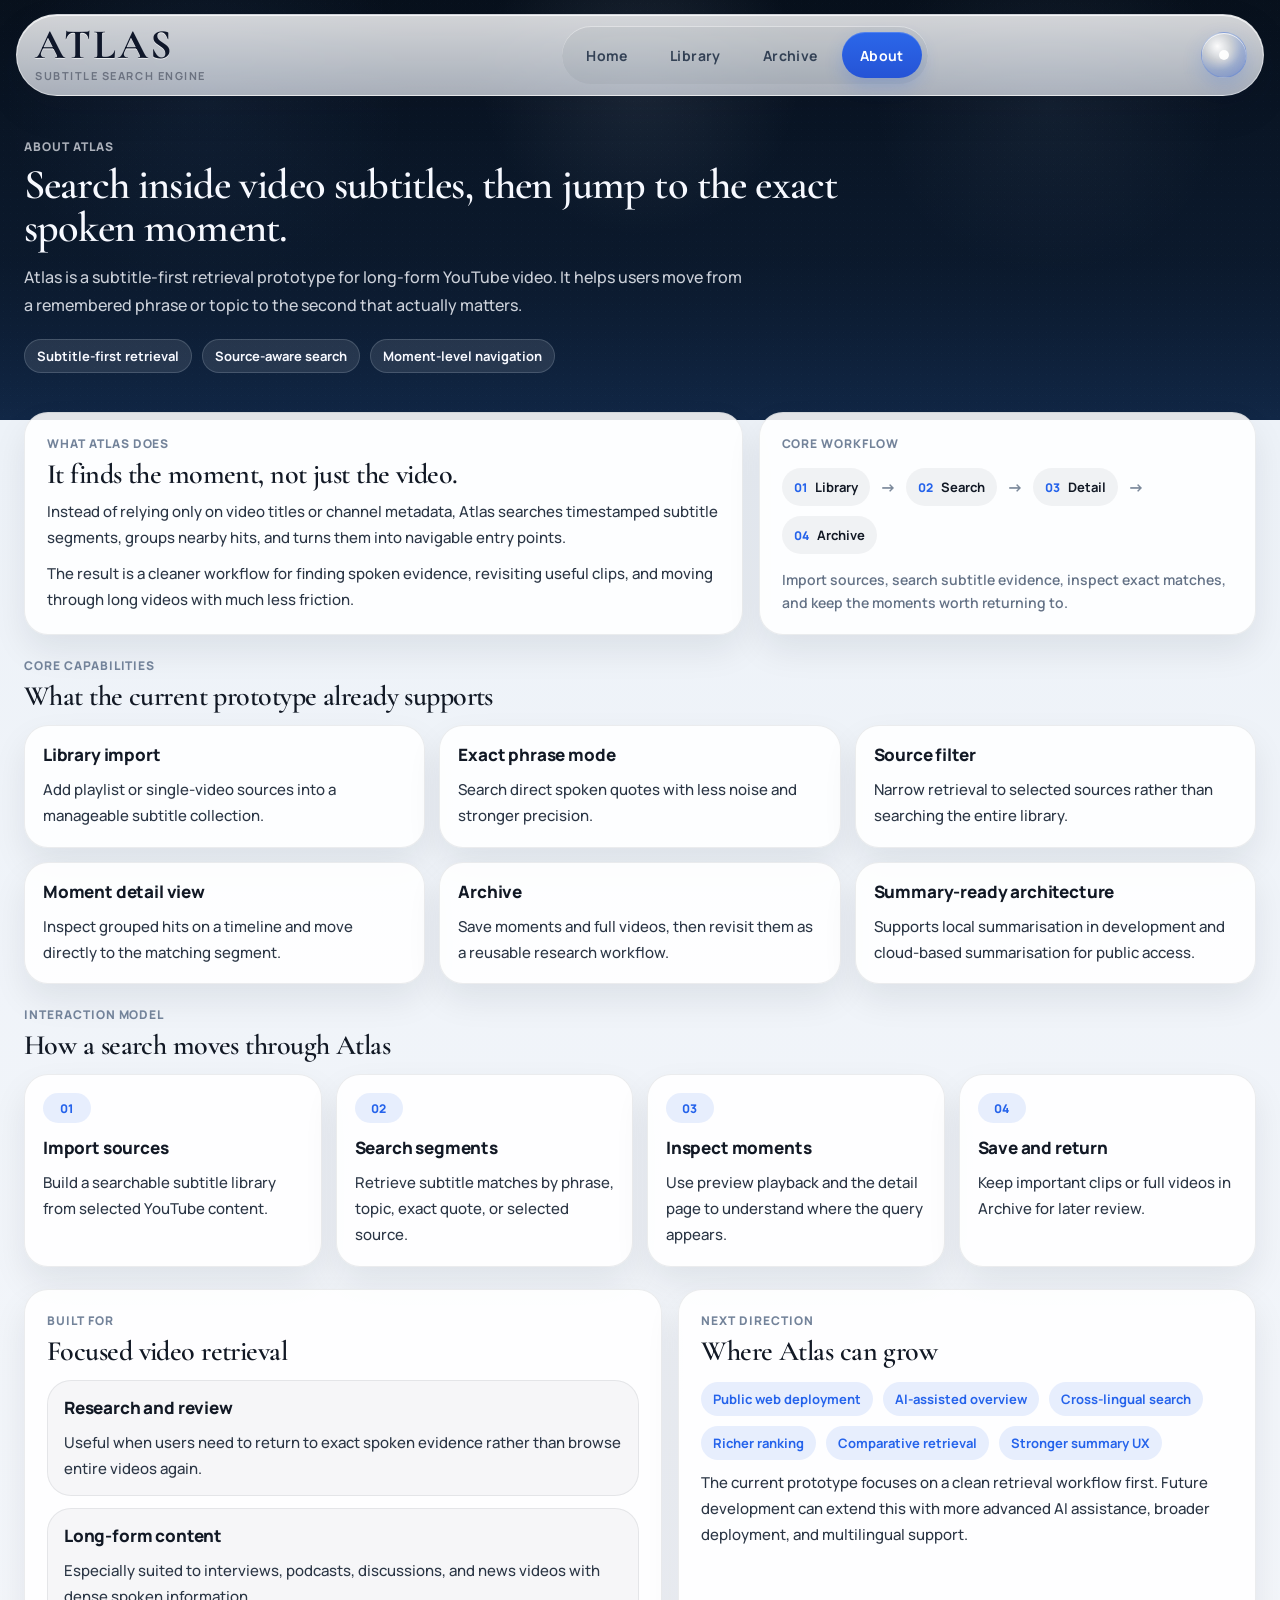
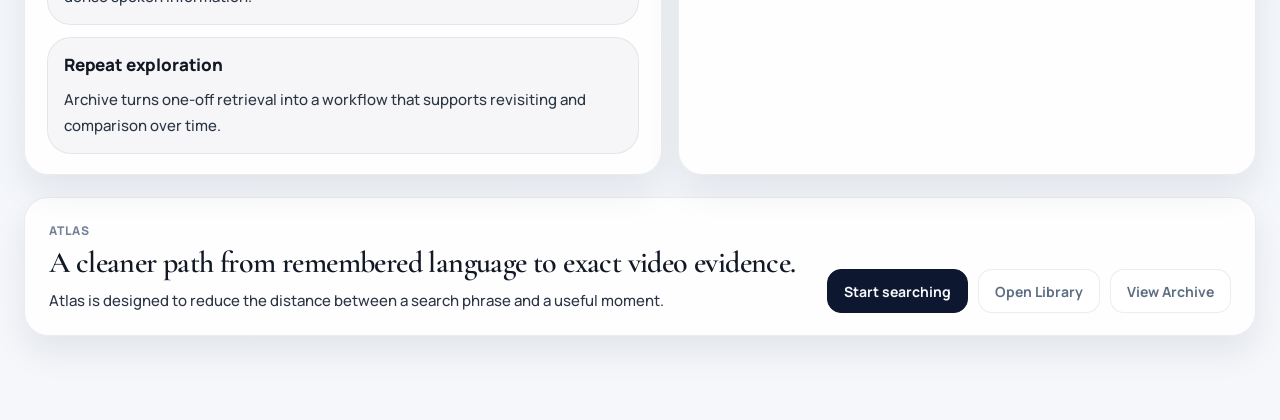
<file: templates/about.html>
<!DOCTYPE html>
<html lang="en">
<head>
  <meta charset="UTF-8" />
  <meta name="viewport" content="width=device-width, initial-scale=1.0" />
  <title>Atlas — About</title>

  <link rel="preconnect" href="https://fonts.googleapis.com" />
  <link rel="preconnect" href="https://fonts.gstatic.com" crossorigin />
  <link
    href="https://fonts.googleapis.com/css2?family=Cormorant+Garamond:wght@500;600;700&family=Manrope:wght@500;600;700;800&display=swap"
    rel="stylesheet"
  />

  <link rel="stylesheet" href="/static/css/base.css" />
  <link rel="stylesheet" href="/static/css/about.css" />
</head>
<body>
  <div class="about-page">
    <div class="about-bg" aria-hidden="true">
      <div class="about-bg-image"></div>
      <div class="about-bg-shade"></div>
      <div class="about-bg-grain"></div>
    </div>

    <header class="atlas-nav">
      <div class="atlas-nav-inner">
        <a href="/" class="atlas-nav-brand">
          <span class="atlas-nav-logo">ATLAS</span>
          <span class="atlas-nav-sub">Subtitle Search Engine</span>
        </a>

        <nav class="atlas-nav-menu" aria-label="Primary">
          <a href="/" class="atlas-nav-link">Home</a>
          <a href="/library" class="atlas-nav-link">Library</a>
          <a href="/archive" class="atlas-nav-link">Archive</a>
          <a href="/about" class="atlas-nav-link atlas-nav-link-active">About</a>
        </nav>

        <div class="atlas-nav-tools">
          <button type="button" class="atlas-nav-orb" aria-label="Ambient mode">
            <span class="atlas-nav-orb-core"></span>
          </button>
        </div>
      </div>
    </header>

    <main class="about-shell">
      <section class="about-hero">
        <p class="about-kicker">About Atlas</p>
        <h1 class="about-title">Search inside video subtitles, then jump to the exact spoken moment.</h1>
        <p class="about-subtitle">
          Atlas is a subtitle-first retrieval prototype for long-form YouTube video. It helps users
          move from a remembered phrase or topic to the second that actually matters.
        </p>

        <div class="about-proof-row">
          <div class="about-proof-pill">Subtitle-first retrieval</div>
          <div class="about-proof-pill">Source-aware search</div>
          <div class="about-proof-pill">Moment-level navigation</div>
        </div>
      </section>

      <section class="about-overview">
        <article class="overview-card overview-card-main">
          <p class="section-kicker">What Atlas does</p>
          <h2 class="section-title">It finds the moment, not just the video.</h2>
          <p class="overview-text">
            Instead of relying only on video titles or channel metadata, Atlas searches timestamped
            subtitle segments, groups nearby hits, and turns them into navigable entry points.
          </p>
          <p class="overview-text">
            The result is a cleaner workflow for finding spoken evidence, revisiting useful clips,
            and moving through long videos with much less friction.
          </p>
        </article>

        <article class="overview-card overview-card-flow">
          <p class="section-kicker">Core workflow</p>
          <div class="flow-mini">
            <div class="flow-mini-step">
              <span class="flow-mini-index">01</span>
              <span class="flow-mini-label">Library</span>
            </div>
            <div class="flow-mini-arrow">→</div>
            <div class="flow-mini-step">
              <span class="flow-mini-index">02</span>
              <span class="flow-mini-label">Search</span>
            </div>
            <div class="flow-mini-arrow">→</div>
            <div class="flow-mini-step">
              <span class="flow-mini-index">03</span>
              <span class="flow-mini-label">Detail</span>
            </div>
            <div class="flow-mini-arrow">→</div>
            <div class="flow-mini-step">
              <span class="flow-mini-index">04</span>
              <span class="flow-mini-label">Archive</span>
            </div>
          </div>

          <div class="overview-microcopy">
            Import sources, search subtitle evidence, inspect exact matches, and keep the moments
            worth returning to.
          </div>
        </article>
      </section>

      <section class="about-section">
        <div class="about-section-head">
          <p class="section-kicker">Core capabilities</p>
          <h2 class="section-title">What the current prototype already supports</h2>
        </div>

        <div class="capability-grid">
          <article class="capability-card">
            <h3 class="capability-title">Library import</h3>
            <p class="capability-text">
              Add playlist or single-video sources into a manageable subtitle collection.
            </p>
          </article>

          <article class="capability-card">
            <h3 class="capability-title">Exact phrase mode</h3>
            <p class="capability-text">
              Search direct spoken quotes with less noise and stronger precision.
            </p>
          </article>

          <article class="capability-card">
            <h3 class="capability-title">Source filter</h3>
            <p class="capability-text">
              Narrow retrieval to selected sources rather than searching the entire library.
            </p>
          </article>

          <article class="capability-card">
            <h3 class="capability-title">Moment detail view</h3>
            <p class="capability-text">
              Inspect grouped hits on a timeline and move directly to the matching segment.
            </p>
          </article>

          <article class="capability-card">
            <h3 class="capability-title">Archive</h3>
            <p class="capability-text">
              Save moments and full videos, then revisit them as a reusable research workflow.
            </p>
          </article>

          <article class="capability-card">
            <h3 class="capability-title">Summary-ready architecture</h3>
            <p class="capability-text">
              Supports local summarisation in development and cloud-based summarisation for public access.
            </p>
          </article>
        </div>
      </section>

      <section class="about-section">
        <div class="about-section-head">
          <p class="section-kicker">Interaction model</p>
          <h2 class="section-title">How a search moves through Atlas</h2>
        </div>

        <div class="timeline-row">
          <article class="timeline-card">
            <div class="timeline-index">01</div>
            <h3 class="timeline-title">Import sources</h3>
            <p class="timeline-text">Build a searchable subtitle library from selected YouTube content.</p>
          </article>

          <article class="timeline-card">
            <div class="timeline-index">02</div>
            <h3 class="timeline-title">Search segments</h3>
            <p class="timeline-text">Retrieve subtitle matches by phrase, topic, exact quote, or selected source.</p>
          </article>

          <article class="timeline-card">
            <div class="timeline-index">03</div>
            <h3 class="timeline-title">Inspect moments</h3>
            <p class="timeline-text">Use preview playback and the detail page to understand where the query appears.</p>
          </article>

          <article class="timeline-card">
            <div class="timeline-index">04</div>
            <h3 class="timeline-title">Save and return</h3>
            <p class="timeline-text">Keep important clips or full videos in Archive for later review.</p>
          </article>
        </div>
      </section>

      <section class="about-split">
        <article class="about-panel">
          <p class="section-kicker">Built for</p>
          <h2 class="section-title">Focused video retrieval</h2>

          <div class="use-grid">
            <div class="use-card">
              <h3 class="use-title">Research and review</h3>
              <p class="use-text">Useful when users need to return to exact spoken evidence rather than browse entire videos again.</p>
            </div>

            <div class="use-card">
              <h3 class="use-title">Long-form content</h3>
              <p class="use-text">Especially suited to interviews, podcasts, discussions, and news videos with dense spoken information.</p>
            </div>

            <div class="use-card">
              <h3 class="use-title">Repeat exploration</h3>
              <p class="use-text">Archive turns one-off retrieval into a workflow that supports revisiting and comparison over time.</p>
            </div>
          </div>
        </article>

        <article class="about-panel">
          <p class="section-kicker">Next direction</p>
          <h2 class="section-title">Where Atlas can grow</h2>

          <div class="future-tags">
            <span class="future-tag">Public web deployment</span>
            <span class="future-tag">AI-assisted overview</span>
            <span class="future-tag">Cross-lingual search</span>
            <span class="future-tag">Richer ranking</span>
            <span class="future-tag">Comparative retrieval</span>
            <span class="future-tag">Stronger summary UX</span>
          </div>

          <p class="about-panel-text">
            The current prototype focuses on a clean retrieval workflow first. Future development can
            extend this with more advanced AI assistance, broader deployment, and multilingual support.
          </p>
        </article>
      </section>

      <section class="about-endcap">
        <div class="about-endcap-copy">
          <p class="section-kicker">Atlas</p>
          <h2 class="about-endcap-title">A cleaner path from remembered language to exact video evidence.</h2>
          <p class="about-endcap-text">
            Atlas is designed to reduce the distance between a search phrase and a useful moment.
          </p>
        </div>

        <div class="about-endcap-actions">
          <a href="/" class="about-cta primary">Start searching</a>
          <a href="/library" class="about-cta">Open Library</a>
          <a href="/archive" class="about-cta">View Archive</a>
        </div>
      </section>
    </main>
  </div>
</body>
</html>
</file>
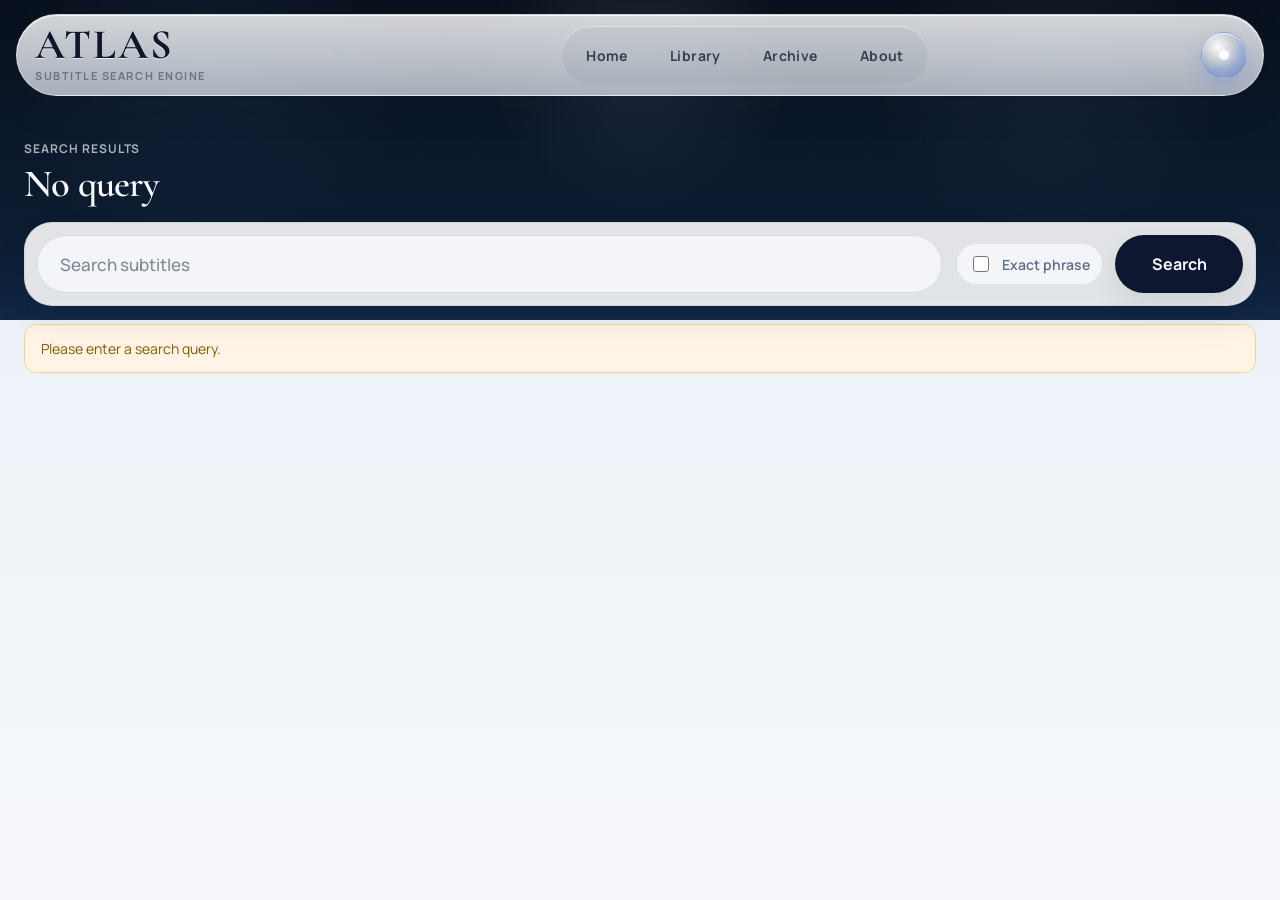
<file: templates/results.html>
<!DOCTYPE html>
<html lang="en">
<head>
  <meta charset="UTF-8" />
  <meta name="viewport" content="width=device-width, initial-scale=1.0" />
  <title>Atlas — Results</title>

  <link rel="preconnect" href="https://fonts.googleapis.com" />
  <link rel="preconnect" href="https://fonts.gstatic.com" crossorigin />
  <link
    href="https://fonts.googleapis.com/css2?family=Cormorant+Garamond:wght@500;600;700&family=Manrope:wght@500;600;700&display=swap"
    rel="stylesheet"
  />

  <link rel="stylesheet" href="/static/css/base.css" />
  <link rel="stylesheet" href="/static/css/results.css" />
</head>
<body>
  <div class="results-page">
    <div class="results-bg" aria-hidden="true">
      <div class="results-bg-image"></div>
      <div class="results-bg-shade"></div>
      <div class="results-bg-grain"></div>
    </div>

    <header class="atlas-nav">
      <div class="atlas-nav-inner">
        <a href="/" class="atlas-nav-brand">
          <span class="atlas-nav-logo">ATLAS</span>
          <span class="atlas-nav-sub">Subtitle Search Engine</span>
        </a>

        <nav class="atlas-nav-menu" aria-label="Primary">
          <a href="/" class="atlas-nav-link">Home</a>
          <a href="/library" class="atlas-nav-link">Library</a>
          <a href="/archive" class="atlas-nav-link">Archive</a>
          <a href="/about" class="atlas-nav-link">About</a>
        </nav>

        <div class="atlas-nav-tools">
          <button type="button" class="atlas-nav-orb" aria-label="Ambient mode">
            <span class="atlas-nav-orb-core"></span>
          </button>
        </div>
      </div>
    </header>

    <main class="results-shell">
      <section class="results-head">
        <div class="results-head-copy">
          <p class="results-kicker">Search results</p>
          <h1 id="results-title" class="results-title">Loading results...</h1>
          <div id="results-meta" class="results-meta"></div>
        </div>
      </section>

      <section class="results-toolbar-wrap">
        <form id="results-search-form" class="results-toolbar">
          <div class="results-toolbar-main">
            <input
              id="results-search-input"
              class="search-input compact"
              type="text"
              placeholder="Search subtitles"
              autocomplete="off"
            />
          </div>

          <div class="results-toolbar-actions">
            <label class="exact-toggle exact-toggle-toolbar">
              <input id="exact-search-toggle" type="checkbox" />
              <span>Exact phrase</span>
            </label>

            <button class="search-button compact" type="submit">Search</button>
          </div>
        </form>
      </section>

      <div id="message-box" class="message-box hidden"></div>

      <nav id="pagination-top" class="pagination pagination-top"></nav>
      <section id="results-grid" class="results-grid"></section>
      <nav id="pagination" class="pagination"></nav>
    </main>
  </div>

  <script src="https://www.youtube.com/iframe_api"></script>
  <script src="/static/js/results.js"></script>
</body>
</html>
</file>
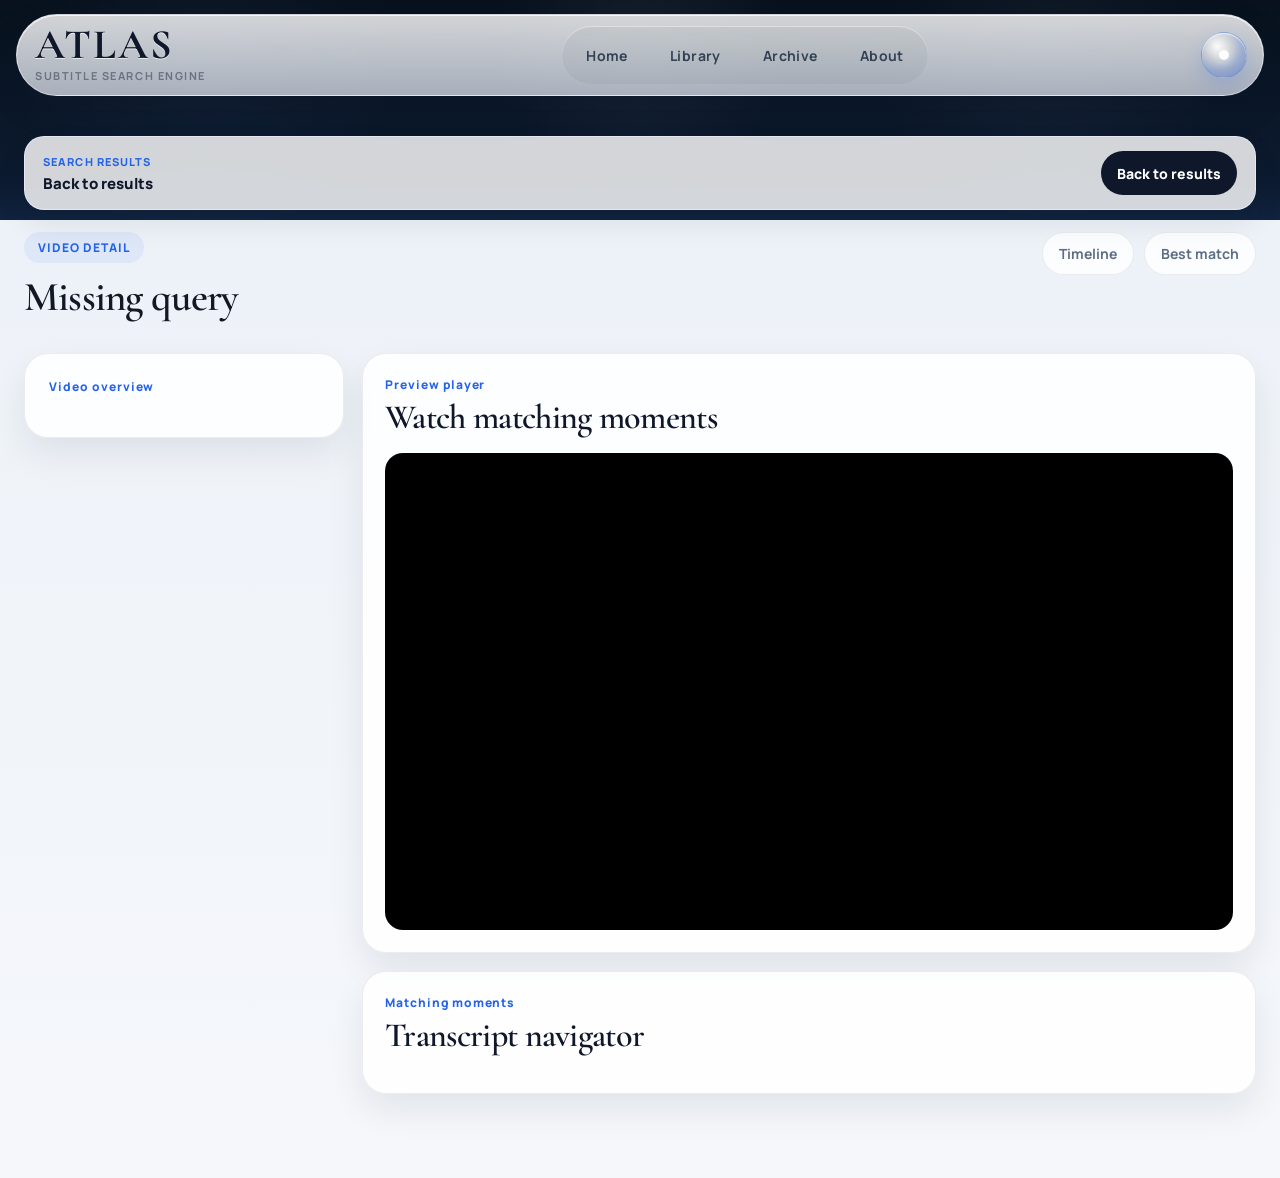
<file: templates/video_detail.html>
<!DOCTYPE html>
<html lang="en">
<head>
  <meta charset="UTF-8" />
  <meta name="viewport" content="width=device-width, initial-scale=1.0" />
  <title>Atlas — Video Detail</title>

  <link rel="preconnect" href="https://fonts.googleapis.com" />
  <link rel="preconnect" href="https://fonts.gstatic.com" crossorigin />
  <link
    href="https://fonts.googleapis.com/css2?family=Cormorant+Garamond:wght@500;600;700&family=Manrope:wght@500;600;700&display=swap"
    rel="stylesheet"
  />

  <link rel="stylesheet" href="/static/css/base.css" />
  <link rel="stylesheet" href="/static/css/video_detail.css" />
</head>
<body>
  <div class="detail-page">
    <div class="detail-bg" aria-hidden="true">
      <div class="detail-bg-image"></div>
      <div class="detail-bg-shade"></div>
      <div class="detail-bg-grain"></div>
    </div>

    <header class="atlas-nav">
      <div class="atlas-nav-inner">
        <a href="/" class="atlas-nav-brand">
          <span class="atlas-nav-logo">ATLAS</span>
          <span class="atlas-nav-sub">Subtitle Search Engine</span>
        </a>

        <nav class="atlas-nav-menu" aria-label="Primary">
          <a href="/" class="atlas-nav-link">Home</a>
          <a href="/library" class="atlas-nav-link">Library</a>
          <a href="/archive" class="atlas-nav-link">Archive</a>
          <a href="/about" class="atlas-nav-link">About</a>
        </nav>

        <div class="atlas-nav-tools">
          <button type="button" class="atlas-nav-orb" aria-label="Ambient mode">
            <span class="atlas-nav-orb-core"></span>
          </button>
        </div>
      </div>
    </header>

    <main class="detail-shell">
      <section id="results-return-bar" class="results-return-bar">
        <div class="results-return-inner">
          <div class="results-return-copy">
            <div class="results-return-label">SEARCH RESULTS</div>
            <div id="results-return-text" class="results-return-text">Back to results</div>
          </div>

          <a id="back-to-results-sticky" class="results-return-btn" href="/results">
            Back to results
          </a>
        </div>
      </section>

      <section class="detail-hero">
        <div class="detail-hero-top">
          <div class="detail-hero-copy">
            <div class="detail-badge">VIDEO DETAIL</div>
            <h1 id="video-detail-title" class="detail-title">Loading video...</h1>
            <div id="video-detail-meta" class="detail-meta"></div>
          </div>

          <div class="detail-controls">
            <div class="detail-sort-wrap">
              <button id="sort-timeline" type="button" class="sort-chip">Timeline</button>
              <button id="sort-best" type="button" class="sort-chip">Best match</button>
            </div>
          </div>
        </div>

        <div class="detail-grid">
          <aside class="detail-sidebar-card">
            <div class="sidebar-label">Video overview</div>
            <div id="video-info"></div>
          </aside>

          <section class="detail-main-column">
            <section id="detail-player-card" class="detail-player-card">
              <div class="panel-header">
                <div>
                  <div class="panel-label">Preview player</div>
                  <div class="panel-title">Watch matching moments</div>
                </div>
                <div id="player-time-label" class="panel-count"></div>
              </div>

              <div id="player-shell" class="player-shell">
                <div id="detail-player" class="detail-player"></div>
              </div>
            </section>

            <section class="detail-main-card">
              <div class="panel-header">
                <div>
                  <div class="panel-label">Matching moments</div>
                  <div class="panel-title">Transcript navigator</div>
                </div>
                <div id="cluster-count-label" class="panel-count"></div>
              </div>

              <div id="video-clusters" class="cluster-list"></div>
            </section>
          </section>
        </div>
      </section>
    </main>
  </div>

  <script>
    window.__VIDEO_ID__ = "{{ video_id }}";
  </script>
  <script src="/static/js/video_detail.js"></script>
</body>
</html>
</file>
<file: static/css/base.css>
:root {
  --bg: #f5f7fb;
  --text: #111827;
  --muted: #667085;

  --panel: rgba(255, 255, 255, 0.82);
  --panel-strong: #ffffff;

  --line: #e5e7eb;
  --line-strong: #d0d5dd;

  --accent: #2563eb;
  --accent-soft: rgba(37, 99, 235, 0.08);

  --shadow: 0 10px 30px rgba(17, 24, 39, 0.08);

  --radius-lg: 24px;
  --radius-md: 18px;
  --radius-sm: 12px;

  --max-width: 1240px;
}

*,
*::before,
*::after {
  box-sizing: border-box;
}

html {
  width: 100%;
  min-height: 100%;
  margin: 0 !important;
  padding: 0 !important;
  overflow-x: hidden;
  background: #08111d;
}

body {
  width: 100%;
  min-height: 100vh;
  margin: 0 !important;
  padding: 0 !important;
  overflow-x: hidden;
  background: var(--bg);
  color: var(--text);
  font-family: "Manrope", ui-sans-serif, system-ui, -apple-system, BlinkMacSystemFont, "Segoe UI", sans-serif;
}

a {
  color: inherit;
  text-decoration: none;
}

button,
input,
select,
textarea {
  font: inherit;
}

img,
picture,
video,
canvas,
svg {
  display: block;
  max-width: 100%;
}

button {
  border: 0;
  background: none;
  padding: 0;
}

.hidden {
  display: none !important;
}

.atlas-nav {
  position: relative;
  z-index: 30;
  width: 100%;
  padding: 14px 0 0;
}

.atlas-nav-inner {
  width: min(1320px, calc(100vw - 32px));
  margin: 0 auto;
  min-height: 82px;
  padding: 10px 16px 10px 18px;
  display: grid;
  grid-template-columns: 280px 1fr 72px;
  align-items: center;
  gap: 18px;

  border-radius: 999px;
  border: 1px solid rgba(255, 255, 255, 0.42);

  background:
    linear-gradient(
      180deg,
      rgba(255, 255, 255, 0.82) 0%,
      rgba(245, 248, 255, 0.68) 100%
    );
  box-shadow:
    0 14px 36px rgba(15, 23, 42, 0.1),
    inset 0 1px 0 rgba(255, 255, 255, 0.78);

  backdrop-filter: blur(16px) saturate(135%);
  -webkit-backdrop-filter: blur(16px) saturate(135%);
}

.atlas-nav-brand {
  min-width: 0;
  display: flex;
  flex-direction: column;
  justify-content: center;
  text-decoration: none;
}

.atlas-nav-logo {
  color: #0f172a;
  font-family: "Cormorant Garamond", serif;
  font-size: 42px;
  line-height: 0.88;
  font-weight: 700;
  letter-spacing: 0.05em;
  text-shadow: 0 1px 0 rgba(255, 255, 255, 0.7);
}

.atlas-nav-sub {
  margin-top: 4px;
  color: #6b7280;
  font-size: 11px;
  font-weight: 700;
  letter-spacing: 0.14em;
  text-transform: uppercase;
}

.atlas-nav-menu {
  justify-self: center;
  display: inline-flex;
  align-items: center;
  justify-content: center;
  gap: 6px;
  padding: 6px;
  min-width: 0;

  border-radius: 999px;
  background: rgba(15, 23, 42, 0.045);
  box-shadow: inset 0 1px 0 rgba(255, 255, 255, 0.45);
}

.atlas-nav-link {
  position: relative;
  display: inline-flex;
  align-items: center;
  justify-content: center;
  min-height: 46px;
  padding: 0 18px;
  border-radius: 999px;

  color: #334155;
  font-size: 14px;
  font-weight: 700;
  letter-spacing: 0.03em;
  text-decoration: none;

  transition:
    color 0.18s ease,
    background 0.18s ease,
    transform 0.18s ease,
    box-shadow 0.18s ease;
}

.atlas-nav-link:hover {
  color: #1d4ed8;
  background: rgba(37, 99, 235, 0.08);
  transform: translateY(-1px);
}

.atlas-nav-link-active {
  color: #ffffff;
  background:
    linear-gradient(180deg, rgba(37, 99, 235, 0.96), rgba(29, 78, 216, 0.94));
  box-shadow:
    0 8px 18px rgba(37, 99, 235, 0.22),
    inset 0 1px 0 rgba(255, 255, 255, 0.18);
}

.atlas-nav-tools {
  display: flex;
  justify-content: flex-end;
  align-items: center;
}

.atlas-nav-orb {
  position: relative;
  width: 46px;
  height: 46px;
  border: 1px solid rgba(37, 99, 235, 0.18);
  border-radius: 50%;
  cursor: pointer;

  background:
    radial-gradient(circle at 35% 30%, rgba(255,255,255,0.95), rgba(255,255,255,0.18) 32%, rgba(37,99,235,0.2) 58%, rgba(29,78,216,0.38) 100%);
  box-shadow:
    0 8px 20px rgba(37, 99, 235, 0.18),
    inset 0 1px 0 rgba(255,255,255,0.75);

  transition: transform 0.18s ease, filter 0.18s ease, box-shadow 0.18s ease;
}

.atlas-nav-orb:hover {
  transform: translateY(-1px) scale(1.03);
  filter: brightness(1.04);
  box-shadow:
    0 12px 26px rgba(37, 99, 235, 0.24),
    inset 0 1px 0 rgba(255,255,255,0.8);
}

.atlas-nav-orb-core {
  position: absolute;
  inset: 50% auto auto 50%;
  width: 10px;
  height: 10px;
  border-radius: 50%;
  transform: translate(-50%, -50%);
  background: rgba(255,255,255,0.95);
  box-shadow: 0 0 12px rgba(255,255,255,0.95);
}

@media (max-width: 980px) {
  .atlas-nav-inner {
    grid-template-columns: 1fr;
    gap: 12px;
    border-radius: 28px;
    padding: 14px;
  }

  .atlas-nav-brand {
    align-items: center;
    text-align: center;
  }

  .atlas-nav-menu {
    flex-wrap: wrap;
  }

  .atlas-nav-tools {
    display: none;
  }
}
</file>
<file: static/css/about.css>
.about-page {
  position: relative;
  min-height: 100vh;
  overflow-x: hidden;
  background:
    linear-gradient(180deg, #08111d 0%, #112746 420px, #edf2f8 420px, #f5f7fb 100%);
}

.about-page ::selection {
  background: rgba(13, 24, 48, 0.72);
  color: #ffffff;
}

.about-page ::-moz-selection {
  background: rgba(13, 24, 48, 0.72);
  color: #ffffff;
}

.about-bg {
  position: absolute;
  inset: 0;
  pointer-events: none;
}

.about-bg-image,
.about-bg-shade,
.about-bg-grain {
  position: absolute;
  inset: 0;
}

.about-bg-image {
  height: 420px;
  background:
    radial-gradient(circle at 50% 18%, rgba(208, 226, 255, 0.12), transparent 22%),
    radial-gradient(circle at 16% 22%, rgba(119, 170, 255, 0.08), transparent 18%),
    radial-gradient(circle at 82% 24%, rgba(182, 211, 255, 0.08), transparent 16%);
}

.about-bg-shade {
  height: 420px;
  background:
    linear-gradient(180deg, rgba(6, 14, 24, 0.14) 0%, rgba(6, 14, 24, 0.34) 260px, rgba(6, 14, 24, 0) 420px);
}

.about-bg-grain {
  height: 420px;
  opacity: 0.08;
  background-image: radial-gradient(rgba(255, 255, 255, 0.88) 0.6px, transparent 0.6px);
  background-size: 7px 7px;
  mix-blend-mode: soft-light;
}

.about-shell {
  position: relative;
  z-index: 2;
  width: min(1240px, calc(100% - 48px));
  margin: 0 auto;
  padding: 24px 0 84px;
}

.about-hero {
  max-width: 920px;
  margin: 18px 0 34px;
  min-height: 240px;
}

.about-kicker,
.section-kicker {
  margin: 0 0 8px;
  font-family: "Manrope", sans-serif;
  font-size: 12px;
  font-weight: 800;
  text-transform: uppercase;
  letter-spacing: 0.08em;
}

.about-kicker {
  color: rgba(247, 249, 255, 0.68);
}

.section-kicker {
  color: #73839a;
}

.about-title {
  margin: 0;
  color: #f7f9ff;
  font-family: "Cormorant Garamond", serif;
  font-size: clamp(30px, 3.3vw, 48px);
  line-height: 1.02;
  font-weight: 600;
  letter-spacing: -0.02em;
  max-width: 940px;
}

.about-subtitle {
  max-width: 720px;
  margin: 14px 0 0;
  color: rgba(247, 249, 255, 0.82);
  font-family: "Manrope", sans-serif;
  font-size: 16px;
  line-height: 1.75;
  font-weight: 500;
}

.about-proof-row {
  display: flex;
  gap: 10px;
  flex-wrap: wrap;
  margin-top: 20px;
}

.about-proof-pill {
  display: inline-flex;
  align-items: center;
  min-height: 34px;
  padding: 0 12px;
  border-radius: 999px;
  border: 1px solid rgba(229, 238, 255, 0.16);
  background: rgba(255, 255, 255, 0.10);
  color: #f7f9ff;
  font-family: "Manrope", sans-serif;
  font-size: 13px;
  font-weight: 700;
}

.about-overview {
  display: grid;
  grid-template-columns: 1.3fr 0.9fr;
  gap: 16px;
  margin-top: 10px;
}

.overview-card,
.capability-card,
.timeline-card,
.about-panel,
.about-endcap,
.use-card {
  background: rgba(255, 255, 255, 0.88);
  border: 1px solid rgba(18, 25, 37, 0.08);
  border-radius: 24px;
  box-shadow: 0 16px 34px rgba(17, 25, 37, 0.08);
}

.overview-card,
.about-panel {
  padding: 22px 22px 20px;
}

.section-title {
  margin: 0;
  color: #121925;
  font-family: "Cormorant Garamond", serif;
  font-size: 28px;
  line-height: 1.04;
  font-weight: 600;
  letter-spacing: -0.02em;
}

.overview-text,
.about-panel-text,
.use-text,
.capability-text,
.timeline-text,
.about-endcap-text {
  margin: 10px 0 0;
  color: #2b3645;
  font-family: "Manrope", sans-serif;
  font-size: 15px;
  line-height: 1.72;
  font-weight: 500;
}

.flow-mini {
  display: flex;
  align-items: center;
  gap: 10px;
  flex-wrap: wrap;
  margin-top: 16px;
}

.flow-mini-step {
  display: inline-flex;
  align-items: center;
  gap: 8px;
  min-height: 38px;
  padding: 0 12px;
  border-radius: 999px;
  background: rgba(15, 23, 42, 0.05);
  color: #121925;
  font-family: "Manrope", sans-serif;
}

.flow-mini-index {
  color: #2563eb;
  font-size: 12px;
  font-weight: 800;
}

.flow-mini-label {
  font-size: 13px;
  font-weight: 700;
}

.flow-mini-arrow {
  color: #7b899b;
  font-size: 16px;
  font-weight: 800;
}

.overview-microcopy {
  margin-top: 14px;
  color: #647286;
  font-family: "Manrope", sans-serif;
  font-size: 14px;
  line-height: 1.65;
  font-weight: 600;
}

.about-section {
  margin-top: 22px;
}

.about-section-head {
  margin-bottom: 14px;
}

.capability-grid {
  display: grid;
  grid-template-columns: repeat(3, minmax(0, 1fr));
  gap: 14px;
}

.capability-card {
  padding: 18px;
}

.capability-title,
.timeline-title,
.use-title {
  margin: 0;
  color: #121925;
  font-family: "Manrope", sans-serif;
  font-size: 17px;
  line-height: 1.35;
  font-weight: 800;
  letter-spacing: -0.01em;
}

.timeline-row {
  display: grid;
  grid-template-columns: repeat(4, minmax(0, 1fr));
  gap: 14px;
}

.timeline-card {
  padding: 18px;
}

.timeline-index {
  display: inline-flex;
  align-items: center;
  justify-content: center;
  min-width: 48px;
  height: 30px;
  padding: 0 10px;
  border-radius: 999px;
  background: rgba(37, 99, 235, 0.10);
  color: #2563eb;
  font-family: "Manrope", sans-serif;
  font-size: 12px;
  font-weight: 800;
  letter-spacing: 0.04em;
  margin-bottom: 14px;
}

.about-split {
  display: grid;
  grid-template-columns: 1.05fr 0.95fr;
  gap: 16px;
  margin-top: 22px;
}

.use-grid {
  display: grid;
  gap: 12px;
  margin-top: 14px;
}

.use-card {
  padding: 16px 16px 14px;
  background: rgba(15, 23, 42, 0.03);
  box-shadow: none;
}

.future-tags {
  display: flex;
  gap: 10px;
  flex-wrap: wrap;
  margin-top: 16px;
}

.future-tag {
  display: inline-flex;
  align-items: center;
  min-height: 34px;
  padding: 0 12px;
  border-radius: 999px;
  background: rgba(37, 99, 235, 0.10);
  color: #2563eb;
  font-family: "Manrope", sans-serif;
  font-size: 13px;
  font-weight: 700;
}

.about-endcap {
  display: flex;
  justify-content: space-between;
  align-items: end;
  gap: 18px;
  margin-top: 22px;
  padding: 24px 24px 22px;
}

.about-endcap-copy {
  max-width: 760px;
}

.about-endcap-title {
  margin: 0;
  color: #121925;
  font-family: "Cormorant Garamond", serif;
  font-size: 30px;
  line-height: 1.04;
  font-weight: 600;
  letter-spacing: -0.02em;
}

.about-endcap-actions {
  display: flex;
  gap: 10px;
  flex-wrap: wrap;
  justify-content: flex-end;
}

.about-cta {
  display: inline-flex;
  align-items: center;
  justify-content: center;
  min-height: 44px;
  padding: 0 16px;
  border-radius: 14px;
  border: 1px solid rgba(19, 30, 44, 0.08);
  background: #fff;
  color: #5d6d83;
  font-family: "Manrope", sans-serif;
  font-size: 14px;
  font-weight: 700;
  text-decoration: none;
  transition: border-color 0.16s ease, background 0.16s ease, transform 0.12s ease;
}

.about-cta:hover {
  border-color: rgba(37, 99, 235, 0.18);
  background: #fcfdff;
  transform: translateY(-1px);
}

.about-cta.primary {
  background: #0d1830;
  border-color: #0d1830;
  color: #f7f9ff;
}

.about-cta.primary:hover {
  background: #152340;
  border-color: #152340;
}

@media (max-width: 1120px) {
  .about-overview,
  .about-split,
  .capability-grid,
  .timeline-row {
    grid-template-columns: repeat(2, minmax(0, 1fr));
  }

  .about-endcap {
    flex-direction: column;
    align-items: flex-start;
  }

  .about-endcap-actions {
    justify-content: flex-start;
  }
}

@media (max-width: 860px) {
  .about-shell {
    width: min(100% - 24px, 1240px);
  }
}

@media (max-width: 720px) {
  .about-title {
    font-size: clamp(34px, 10vw, 52px);
  }

  .section-title,
  .about-endcap-title {
    font-size: 26px;
  }

  .about-overview,
  .about-split,
  .capability-grid,
  .timeline-row {
    grid-template-columns: 1fr;
  }

  .overview-card,
  .about-panel,
  .capability-card,
  .timeline-card,
  .about-endcap {
    padding: 18px;
  }
}
</file>
<file: static/css/results.css>
:root {
  --card-gap: 18px;
}

.results-page {
  position: relative;
  min-height: 100vh;
  overflow-x: hidden;
  background:
    linear-gradient(180deg, #08111d 0%, #112746 320px, #edf2f8 320px, #f5f7fb 100%);
}

.results-bg {
  position: absolute;
  inset: 0;
  pointer-events: none;
}

.results-bg-image,
.results-bg-shade,
.results-bg-grain {
  position: absolute;
  inset: 0;
}

.results-bg-image {
  height: 320px;
  background:
    radial-gradient(circle at 50% 18%, rgba(208, 226, 255, 0.12), transparent 22%),
    radial-gradient(circle at 16% 22%, rgba(119, 170, 255, 0.08), transparent 18%),
    radial-gradient(circle at 82% 24%, rgba(182, 211, 255, 0.08), transparent 16%);
}

.results-bg-shade {
  height: 320px;
  background:
    linear-gradient(180deg, rgba(6, 14, 24, 0.10) 0%, rgba(6, 14, 24, 0.30) 220px, rgba(6, 14, 24, 0) 320px);
}

.results-bg-grain {
  height: 320px;
  opacity: 0.08;
  background-image: radial-gradient(rgba(255, 255, 255, 0.88) 0.6px, transparent 0.6px);
  background-size: 7px 7px;
  mix-blend-mode: soft-light;
}

.results-shell {
  position: relative;
  z-index: 2;
  width: min(1240px, calc(100% - 48px));
  margin: 0 auto;
  padding: 22px 0 80px;
}

.results-head {
  margin: 22px 0 18px;
}

.results-head-copy {
  min-width: 0;
  max-width: 860px;
}

.results-kicker {
  margin: 0 0 8px;
  color: rgba(247, 249, 255, 0.68);
  font-size: 12px;
  font-weight: 700;
  text-transform: uppercase;
  letter-spacing: 0.08em;
}

.results-title {
  margin: 0;
  color: #f7f9ff;
  font-family: "Cormorant Garamond", serif;
  font-size: clamp(28px, 3vw, 44px);
  line-height: 1.02;
  letter-spacing: -0.02em;
  font-weight: 600;
  max-width: 100%;
  word-break: break-word;
}

.results-meta {
  margin-top: 8px;
  color: rgba(247, 249, 255, 0.78);
  font-size: 15px;
  font-weight: 500;
  white-space: normal;
}

.results-toolbar-wrap {
  position: relative;
  z-index: 3;
  margin: 0 0 18px;
}

.results-toolbar {
  display: grid;
  grid-template-columns: minmax(0, 1fr) auto;
  align-items: center;
  gap: 14px;
  min-height: 82px;
  padding: 12px;
  border-radius: 28px;
  background: rgba(255, 255, 255, 0.88);
  border: 1px solid rgba(18, 25, 37, 0.08);
  box-shadow: 0 16px 34px rgba(17, 25, 37, 0.08);
  backdrop-filter: blur(10px);
  -webkit-backdrop-filter: blur(10px);
}

.results-toolbar-main {
  min-width: 0;
}

.results-toolbar-actions {
  display: flex;
  align-items: center;
  justify-content: flex-end;
  gap: 12px;
  flex-wrap: wrap;
}

.search-input.compact {
  width: 100%;
  min-width: 0;
  min-height: 58px;
  padding: 0 22px;
  border-radius: 999px;
  border: 1px solid rgba(18, 25, 37, 0.10);
  background: rgba(245, 247, 251, 0.92);
  color: #121925;
  font-size: 17px;
  font-weight: 500;
  outline: none;
  transition: border-color 0.18s ease, box-shadow 0.18s ease, background 0.18s ease;
}

.search-input.compact::placeholder {
  color: #7e8794;
}

.search-input.compact:focus {
  border-color: rgba(37, 99, 235, 0.22);
  box-shadow: 0 0 0 4px rgba(37, 99, 235, 0.08);
  background: #fff;
}

.search-button.compact {
  flex: 0 0 auto;
  min-width: 128px;
  min-height: 58px;
  padding: 0 24px;
  border: 0;
  border-radius: 999px;
  background: #0d1830;
  color: #f7f9ff;
  font-size: 16px;
  font-weight: 700;
  box-shadow: 0 12px 30px rgba(0, 0, 0, 0.08);
  cursor: pointer;
  transition: transform 0.16s ease, background 0.16s ease;
}

.search-button.compact:hover {
  background: #152340;
  transform: translateY(-1px);
}

.exact-toggle {
  display: inline-flex;
  align-items: center;
  gap: 10px;
  font-size: 14px;
  color: #5d6d83;
  font-weight: 600;
  user-select: none;
  white-space: nowrap;
}

.exact-toggle input {
  width: 16px;
  height: 16px;
}

.exact-toggle-toolbar {
  min-height: 42px;
  padding: 0 12px;
  border-radius: 999px;
  background: rgba(245, 247, 251, 0.92);
  border: 1px solid rgba(18, 25, 37, 0.08);
}

/* ---------- source filter ---------- */

.results-scope-select {
  min-height: 42px;
  padding: 0 14px;
  border-radius: 999px;
  border: 1px solid rgba(18, 25, 37, 0.08);
  background: rgba(245, 247, 251, 0.92);
  color: #5d6d83;
  font-size: 14px;
  font-weight: 700;
  outline: none;
  cursor: pointer;
  transition: border-color 0.16s ease, background 0.16s ease, box-shadow 0.16s ease;
}

.results-scope-select:hover {
  border-color: rgba(37, 99, 235, 0.16);
  background: #ffffff;
}

.results-scope-select:focus {
  border-color: rgba(37, 99, 235, 0.20);
  box-shadow: 0 0 0 4px rgba(37, 99, 235, 0.08);
  background: #ffffff;
}

.results-source-picker-wrap {
  position: relative;
}

.results-source-picker-btn {
  display: inline-flex;
  align-items: center;
  justify-content: center;
  min-height: 42px;
  padding: 0 14px;
  border-radius: 999px;
  border: 1px solid rgba(18, 25, 37, 0.08);
  background: rgba(245, 247, 251, 0.92);
  color: #5d6d83;
  font-size: 14px;
  font-weight: 700;
  white-space: nowrap;
  cursor: pointer;
  transition: border-color 0.16s ease, background 0.16s ease, box-shadow 0.16s ease;
}

.results-source-picker-btn:hover {
  border-color: rgba(37, 99, 235, 0.16);
  background: #ffffff;
}

.results-source-picker-btn.active {
  border-color: rgba(37, 99, 235, 0.18);
  background: #ffffff;
  box-shadow: 0 8px 24px rgba(17, 25, 37, 0.08);
}

.results-source-picker-panel {
  position: absolute;
  top: calc(100% + 10px);
  right: 0;
  width: min(360px, calc(100vw - 48px));
  max-height: 420px;
  overflow: hidden;
  border-radius: 22px;
  background: rgba(255, 255, 255, 0.96);
  border: 1px solid rgba(18, 25, 37, 0.08);
  box-shadow: 0 20px 40px rgba(17, 25, 37, 0.14);
  backdrop-filter: blur(12px);
  -webkit-backdrop-filter: blur(12px);
}

.results-source-panel-list {
  max-height: 332px;
  overflow-y: auto;
  padding: 10px;
  display: grid;
  gap: 8px;
}

.results-source-option {
  display: flex;
  align-items: flex-start;
  gap: 10px;
  padding: 10px 12px;
  border-radius: 16px;
  background: rgba(245, 247, 251, 0.72);
  border: 1px solid rgba(18, 25, 37, 0.06);
  cursor: pointer;
  transition: border-color 0.16s ease, background 0.16s ease;
}

.results-source-option:hover {
  border-color: rgba(37, 99, 235, 0.14);
  background: #ffffff;
}

.results-source-option input {
  margin-top: 2px;
  width: 16px;
  height: 16px;
  flex: 0 0 auto;
}

.results-source-option-main {
  min-width: 0;
  display: grid;
  gap: 3px;
}

.results-source-option-title {
  color: #121925;
  font-size: 13px;
  font-weight: 700;
  line-height: 1.35;
  word-break: break-word;
}

.results-source-option-meta {
  color: #708094;
  font-size: 11px;
  font-weight: 700;
  text-transform: uppercase;
  letter-spacing: 0.04em;
}

.results-source-panel-actions {
  display: flex;
  justify-content: space-between;
  gap: 10px;
  padding: 12px;
  border-top: 1px solid rgba(18, 25, 37, 0.08);
  background: rgba(248, 250, 252, 0.92);
}

.results-source-panel-btn {
  min-height: 38px;
  padding: 0 14px;
  border-radius: 12px;
  border: 1px solid rgba(18, 25, 37, 0.08);
  background: #ffffff;
  color: #5d6d83;
  font-size: 13px;
  font-weight: 700;
  cursor: pointer;
  transition: border-color 0.16s ease, background 0.16s ease;
}

.results-source-panel-btn:hover {
  border-color: rgba(37, 99, 235, 0.16);
  background: #fcfdff;
}

.results-source-panel-btn.primary {
  background: #0d1830;
  color: #f7f9ff;
  border-color: #0d1830;
}

.results-source-panel-btn.primary:hover {
  background: #152340;
  border-color: #152340;
}

.results-source-panel-empty {
  padding: 18px 16px;
  color: #708094;
  font-size: 13px;
  line-height: 1.6;
}

/* ---------- messages / pagination ---------- */

.message-box {
  margin-bottom: 14px;
  padding: 14px 16px;
  background: #fff4e5;
  border: 1px solid #f2d3a2;
  border-radius: 12px;
  color: #8a5a00;
  font-size: 14px;
}

.message-box:empty {
  display: none;
}

.pagination-top {
  margin: 0 0 14px;
}

.pagination {
  margin-top: 24px;
  display: flex;
  justify-content: center;
  gap: 8px;
  flex-wrap: wrap;
}

.page-btn {
  min-width: 40px;
  height: 40px;
  padding: 0 12px;
  border: 1px solid rgba(19, 30, 44, 0.08);
  border-radius: 12px;
  background: rgba(255, 255, 255, 0.84);
  color: #647286;
  font-size: 14px;
  font-weight: 700;
  cursor: pointer;
  transition: border-color 0.16s ease, background 0.16s ease, transform 0.12s ease;
}

.page-btn:hover {
  border-color: rgba(31, 106, 91, 0.18);
  background: #fcfdff;
}

.page-btn.active {
  background: rgba(31, 106, 91, 0.12);
  border-color: rgba(31, 106, 91, 0.16);
  color: #1f6a5b;
}

.page-btn:disabled {
  opacity: 0.45;
  cursor: not-allowed;
}

.page-ellipsis {
  min-width: 40px;
  height: 40px;
  display: inline-grid;
  place-items: center;
  color: #647286;
  font-size: 14px;
  font-weight: 700;
}

/* ---------- results grid ---------- */

.results-grid {
  display: grid;
  grid-template-columns: repeat(3, minmax(0, 1fr));
  gap: var(--card-gap);
}

.video-card {
  background: rgba(255, 255, 255, 0.86);
  border: 1px solid rgba(18, 25, 37, 0.08);
  border-radius: 24px;
  box-shadow: 0 16px 34px rgba(17, 25, 37, 0.08);
  overflow: hidden;
  min-width: 0;
  transition: border-color 0.18s ease, box-shadow 0.18s ease, transform 0.14s ease;
}

.video-card:hover {
  transform: translateY(-2px);
}

.video-card.is-active {
  border-color: rgba(31, 106, 91, 0.16);
  box-shadow:
    0 16px 34px rgba(17, 25, 37, 0.08),
    0 0 0 3px rgba(31, 106, 91, 0.08);
  transform: translateY(-2px);
}

.video-preview {
  position: relative;
  aspect-ratio: 16 / 9;
  background: #0b0f19;
  overflow: hidden;
  cursor: pointer;
}

.video-thumb {
  width: 100%;
  height: 100%;
  object-fit: cover;
  display: block;
  transition: transform 0.18s ease, opacity 0.18s ease;
}

.video-preview:hover .video-thumb {
  transform: scale(1.015);
}

.player-shell {
  position: absolute;
  inset: 0;
  display: none;
  background: #000;
}

.player-shell.active {
  display: block;
}

.player-frame {
  width: 100%;
  height: 100%;
}

.preview-overlay {
  position: absolute;
  inset: auto 0 0 0;
  padding: 12px;
  display: flex;
  justify-content: space-between;
  align-items: end;
  gap: 8px;
  background: linear-gradient(to top, rgba(0, 0, 0, 0.72), rgba(0, 0, 0, 0));
  pointer-events: none;
}

.preview-left {
  display: flex;
  gap: 6px;
  align-items: center;
  min-width: 0;
}

.preview-time,
.preview-state,
.preview-pill {
  display: inline-flex;
  align-items: center;
  border-radius: 999px;
  color: #fff;
  font-size: 11px;
  font-weight: 700;
  white-space: nowrap;
  backdrop-filter: blur(8px);
}

.preview-time {
  padding: 5px 9px;
  background: rgba(255, 255, 255, 0.18);
}

.preview-state {
  padding: 5px 9px;
  background: rgba(17, 24, 39, 0.82);
}

.preview-pill {
  padding: 5px 9px;
  background: rgba(31, 106, 91, 0.88);
}

.video-body {
  padding: 16px;
}

.video-title {
  margin: 0;
  font-family: "Cormorant Garamond", serif;
  font-size: 30px;
  line-height: 0.98;
  font-weight: 600;
  letter-spacing: -0.02em;
}

.video-title a {
  color: #121925;
}

.video-meta-row {
  margin-top: 10px;
  display: flex;
  justify-content: space-between;
  gap: 8px;
  align-items: center;
  min-width: 0;
}

.video-channel {
  min-width: 0;
  color: #647286;
  font-size: 12px;
  font-weight: 700;
  white-space: nowrap;
  overflow: hidden;
  text-overflow: ellipsis;
}

.video-stats {
  display: flex;
  align-items: center;
  gap: 8px;
  flex-wrap: wrap;
}

.video-pill {
  display: inline-flex;
  align-items: center;
  color: #121925;
  font-size: 14px;
  font-weight: 700;
}

.results-save-video-btn {
  display: inline-flex;
  align-items: center;
  justify-content: center;
  min-height: 34px;
  padding: 0 12px;
  border: 1px solid rgba(19, 30, 44, 0.08);
  border-radius: 999px;
  background: #fff;
  color: #5d6d83;
  font-size: 13px;
  font-weight: 700;
  cursor: pointer;
  transition: border-color 0.16s ease, background 0.16s ease, color 0.16s ease;
}

.results-save-video-btn:hover {
  border-color: rgba(37, 99, 235, 0.18);
  background: #fcfdff;
}

.results-save-video-btn:disabled {
  cursor: default;
  opacity: 1;
}

.results-save-video-btn:disabled:not(.is-saving) {
  background: rgba(37, 99, 235, 0.10);
  border-color: rgba(37, 99, 235, 0.14);
  color: #2563eb;
}

.cluster-list {
  margin-top: 14px;
  display: grid;
  gap: 10px;
}

.cluster-chip {
  border: 1px solid rgba(18, 25, 37, 0.08);
  border-radius: 16px;
  background: rgba(16, 25, 37, 0.03);
  padding: 10px 10px 9px;
  cursor: pointer;
  transition: border-color 0.16s ease, background 0.16s ease, transform 0.12s ease;
  text-align: left;
}

.cluster-chip:hover {
  background: rgba(16, 25, 37, 0.05);
}

.video-card.is-active .cluster-chip.active {
  border-color: rgba(31, 106, 91, 0.16);
  background: rgba(31, 106, 91, 0.08);
}

.cluster-row {
  display: grid;
  grid-template-columns: 48px minmax(0, 1fr);
  gap: 10px;
  align-items: start;
}

.cluster-time {
  color: #1f6a5b;
  font-size: 13px;
  font-weight: 800;
  line-height: 1.15;
}

.cluster-text {
  color: #2f3a48;
  font-size: 14px;
  line-height: 1.48;
  display: -webkit-box;
  -webkit-line-clamp: 2;
  -webkit-box-orient: vertical;
  overflow: hidden;
}

.cluster-subhits {
  margin-top: 4px;
  color: #708094;
  font-size: 11px;
  line-height: 1.2;
}

.hit-highlight {
  display: inline;
  padding: 0.08em 0.34em;
  border-radius: 0.45em;
  background: rgba(31, 106, 91, 0.12);
  color: #1f6a5b;
  font-weight: 700;
  box-decoration-break: clone;
  -webkit-box-decoration-break: clone;
}

.cluster-actions {
  margin-top: 8px;
  display: flex;
  gap: 8px;
  align-items: center;
  flex-wrap: wrap;
}

.cluster-action-btn {
  border: 1px solid rgba(19, 30, 44, 0.08);
  background: #fff;
  color: #5d6d83;
  padding: 6px 10px;
  border-radius: 999px;
  font-size: 11px;
  font-weight: 700;
  cursor: pointer;
  transition: border-color 0.16s ease, background 0.16s ease;
}

.cluster-action-btn:hover {
  border-color: rgba(31, 106, 91, 0.18);
  background: #fcfdff;
}

.cluster-action-btn.is-loading {
  opacity: 0.7;
  cursor: wait;
}

.cluster-summary {
  display: none;
  margin-top: 8px;
  padding: 10px 11px;
  border-radius: 12px;
  background: rgba(31, 106, 91, 0.06);
  border: 1px solid rgba(31, 106, 91, 0.14);
  color: #2f3a48;
  font-size: 13px;
  line-height: 1.6;
}

.cluster-summary.active {
  display: block;
}

.empty-card {
  background: rgba(255, 255, 255, 0.86);
  border: 1px solid rgba(18, 25, 37, 0.08);
  border-radius: 24px;
  box-shadow: 0 16px 34px rgba(17, 25, 37, 0.08);
  padding: 22px;
}

@media (max-width: 1180px) {
  .results-grid {
    grid-template-columns: repeat(2, minmax(0, 1fr));
  }
}

@media (max-width: 860px) {
  .results-shell {
    width: min(100% - 24px, 1240px);
  }

  .results-toolbar {
    grid-template-columns: 1fr;
    align-items: stretch;
  }

  .results-toolbar-actions {
    justify-content: space-between;
  }

  .results-source-picker-panel {
    right: auto;
    left: 0;
    width: min(420px, calc(100vw - 32px));
  }
}

@media (max-width: 720px) {
  .results-title {
    font-size: clamp(34px, 10vw, 52px);
  }

  .results-grid {
    grid-template-columns: 1fr;
  }

  .video-title {
    font-size: 28px;
  }
}

@media (max-width: 620px) {
  .results-toolbar-actions {
    flex-direction: column;
    align-items: stretch;
  }

  .search-button.compact {
    width: 100%;
    min-width: 0;
  }

  .exact-toggle-toolbar {
    justify-content: center;
  }

  .results-scope-select,
  .results-source-picker-btn {
    width: 100%;
  }

  .results-source-picker-panel {
    position: static;
    width: 100%;
    margin-top: 10px;
  }
}
</file>
<file: static/css/video_detail.css>
:root {
  --bg: #f6f8fc;
  --surface: #ffffff;
  --surface-soft: #f9fbff;
  --text: #0f172a;
  --muted: #667085;
  --line: #e6ebf5;
  --line-strong: #dbe3f0;
  --primary: #2563eb;
  --primary-soft: rgba(37, 99, 235, 0.08);
  --shadow: 0 12px 32px rgba(15, 23, 42, 0.06);
}

body {
  background: #eff3f8;
}

.detail-page {
  position: relative;
  min-height: 100vh;
  overflow-x: hidden;
  background:
    linear-gradient(180deg, #08111d 0%, #10233f 220px, #edf2f8 220px, #f5f7fb 100%);
}

.detail-bg {
  position: absolute;
  inset: 0;
  pointer-events: none;
}

.detail-bg-image,
.detail-bg-shade,
.detail-bg-grain {
  position: absolute;
  inset: 0;
}

.detail-bg-image {
  height: 220px;
  background:
    radial-gradient(circle at 50% 18%, rgba(208, 226, 255, 0.08), transparent 22%),
    radial-gradient(circle at 16% 22%, rgba(119, 170, 255, 0.06), transparent 18%),
    radial-gradient(circle at 82% 24%, rgba(182, 211, 255, 0.06), transparent 16%);
}

.detail-bg-shade {
  height: 220px;
  background:
    linear-gradient(180deg, rgba(6, 14, 24, 0.14) 0%, rgba(6, 14, 24, 0.3) 180px, rgba(6, 14, 24, 0) 220px);
}

.detail-bg-grain {
  height: 220px;
  opacity: 0.08;
  background-image: radial-gradient(rgba(255,255,255,0.88) 0.6px, transparent 0.6px);
  background-size: 7px 7px;
  mix-blend-mode: soft-light;
}

.detail-shell {
  position: relative;
  z-index: 2;
  width: min(1240px, calc(100vw - 48px));
  margin: 0 auto;
  padding: 22px 0 84px;
}

.results-return-bar {
  position: sticky;
  top: 12px;
  z-index: 40;
  margin-top: 18px;
  margin-bottom: 14px;
}

.results-return-inner {
  display: flex;
  justify-content: space-between;
  align-items: center;
  gap: 16px;
  padding: 14px 18px;
  border-radius: 20px;
  background: rgba(255, 255, 255, 0.82);
  border: 1px solid rgba(230, 235, 245, 0.9);
  box-shadow: 0 14px 30px rgba(15, 23, 42, 0.08);
  backdrop-filter: blur(12px);
  -webkit-backdrop-filter: blur(12px);
}

.results-return-copy {
  min-width: 0;
}

.results-return-label {
  color: var(--primary);
  font-size: 11px;
  font-weight: 900;
  letter-spacing: 0.1em;
  margin-bottom: 6px;
}

.results-return-text {
  color: var(--text);
  font-size: 15px;
  font-weight: 800;
  line-height: 1.2;
  white-space: nowrap;
  overflow: hidden;
  text-overflow: ellipsis;
}

.results-return-btn {
  display: inline-flex;
  align-items: center;
  justify-content: center;
  min-height: 44px;
  padding: 0 16px;
  border-radius: 999px;
  background: var(--text);
  color: #fff;
  text-decoration: none;
  font-size: 14px;
  font-weight: 800;
  white-space: nowrap;
  transition: transform 0.14s ease, opacity 0.14s ease;
}

.results-return-btn:hover {
  opacity: 0.92;
  transform: translateY(-1px);
}

.detail-hero {
  display: flex;
  flex-direction: column;
  gap: 18px;
  padding-top: 8px;
}

.detail-hero-top {
  display: flex;
  justify-content: space-between;
  align-items: start;
  gap: 18px;
  flex-wrap: wrap;
}

.detail-hero-copy {
  min-width: 0;
}

.detail-badge {
  display: inline-flex;
  align-items: center;
  padding: 7px 14px;
  border-radius: 999px;
  background: rgba(37, 99, 235, 0.08);
  color: #2563eb;
  font-size: 12px;
  font-weight: 800;
  letter-spacing: 0.08em;
  margin-bottom: 14px;
}

.detail-title {
  margin: 0 0 10px;
  color: #121925;
  font-family: "Cormorant Garamond", serif;
  font-size: clamp(30px, 3.2vw, 48px);
  line-height: 1.02;
  letter-spacing: -0.02em;
  font-weight: 600;
  max-width: 980px;
}

.detail-meta {
  color: #647286;
  font-size: 15px;
  line-height: 1.6;
  font-weight: 500;
}

.detail-controls {
  display: flex;
  flex-direction: column;
  align-items: flex-end;
  gap: 12px;
}

.detail-sort-wrap {
  display: inline-flex;
  align-items: center;
  gap: 10px;
  flex-wrap: wrap;
}

.sort-chip {
  border: 1px solid rgba(19, 30, 44, 0.08);
  background: rgba(255, 255, 255, 0.84);
  color: #5d6d83;
  padding: 11px 16px;
  border-radius: 999px;
  font-size: 14px;
  font-weight: 700;
  cursor: pointer;
  transition: all 0.16s ease;
}

.sort-chip:hover {
  border-color: rgba(37, 99, 235, 0.18);
  background: #fcfdff;
}

.sort-chip.active {
  background: rgba(37, 99, 235, 0.1);
  color: #2563eb;
  border-color: rgba(37, 99, 235, 0.16);
}

.detail-grid {
  display: grid;
  grid-template-columns: 320px minmax(0, 1fr);
  gap: 18px;
  align-items: start;
  margin-top: 6px;
}

.detail-main-column {
  display: flex;
  flex-direction: column;
  gap: 18px;
  min-width: 0;
}

.detail-sidebar-card,
.detail-main-card,
.detail-player-card {
  background: rgba(255, 255, 255, 0.88);
  border: 1px solid rgba(18, 25, 37, 0.08);
  border-radius: 24px;
  box-shadow: 0 16px 34px rgba(17, 25, 37, 0.08);
}

.detail-sidebar-card {
  padding: 24px;
  position: sticky;
  top: 88px;
}

.detail-player-card,
.detail-main-card {
  padding: 22px;
}

.sidebar-label {
  font-size: 12px;
  font-weight: 800;
  letter-spacing: 0.08em;
  color: var(--primary);
  margin-bottom: 18px;
}

.video-info-title {
  margin: 0 0 12px;
  font-family: "Cormorant Garamond", serif;
  font-size: 30px;
  line-height: 1;
  font-weight: 600;
  color: var(--text);
  letter-spacing: -0.02em;
}

.video-info-sub {
  color: var(--muted);
  font-size: 15px;
  line-height: 1.6;
  margin-bottom: 16px;
}

.video-stat-list {
  display: flex;
  flex-wrap: wrap;
  gap: 10px;
  margin-bottom: 16px;
}

.video-stat-pill {
  display: inline-flex;
  align-items: center;
  border-radius: 999px;
  padding: 9px 12px;
  background: var(--primary-soft);
  color: var(--primary);
  font-size: 13px;
  font-weight: 700;
}

.video-link-btn {
  display: inline-flex;
  align-items: center;
  justify-content: center;
  min-height: 46px;
  padding: 0 18px;
  border-radius: 14px;
  background: var(--text);
  color: #fff;
  text-decoration: none;
  font-size: 14px;
  font-weight: 800;
  transition: transform 0.14s ease, opacity 0.14s ease;
}

.video-link-btn:hover {
  opacity: 0.92;
  transform: translateY(-1px);
}

.video-info-actions {
  display: flex;
  gap: 10px;
  flex-wrap: wrap;
}

.video-link-btn.secondary {
  border: 1px solid rgba(19, 30, 44, 0.08);
  background: #fff;
  color: var(--text);
}

.video-link-btn.secondary:hover {
  background: #fcfdff;
  border-color: rgba(37, 99, 235, 0.18);
}

.panel-header {
  display: flex;
  justify-content: space-between;
  align-items: end;
  gap: 12px;
  margin-bottom: 18px;
}

.panel-label {
  color: var(--primary);
  font-size: 12px;
  font-weight: 800;
  letter-spacing: 0.08em;
  margin-bottom: 8px;
}

.panel-title {
  color: var(--text);
  font-family: "Cormorant Garamond", serif;
  font-size: 34px;
  line-height: 1;
  font-weight: 600;
  letter-spacing: -0.02em;
}

.panel-count {
  color: var(--muted);
  font-size: 14px;
  font-weight: 700;
  white-space: nowrap;
}

.player-shell {
  width: 100%;
  border-radius: 18px;
  overflow: hidden;
  border: 1px solid rgba(18, 25, 37, 0.08);
  background: #000;
  aspect-ratio: 16 / 9;
  transform: translateZ(0);
  backface-visibility: hidden;
}

.detail-player {
  width: 100%;
  height: 100%;
  border: 0;
  display: block;
  transform: translateZ(0);
  backface-visibility: hidden;
}

.cluster-list {
  display: flex;
  flex-direction: column;
  gap: 14px;
}

.cluster-card {
  border: 1px solid rgba(18, 25, 37, 0.08);
  border-radius: 20px;
  padding: 16px;
  background: rgba(16, 25, 37, 0.03);
  transition: border-color 0.16s ease, transform 0.16s ease, box-shadow 0.16s ease;
}

.cluster-card:hover {
  border-color: rgba(37, 99, 235, 0.24);
  transform: translateY(-1px);
  box-shadow: 0 10px 24px rgba(15, 23, 42, 0.05);
}

.cluster-card.is-active {
  border-color: rgba(37, 99, 235, 0.36);
  box-shadow: 0 0 0 3px rgba(37, 99, 235, 0.08);
}

.cluster-top {
  display: flex;
  justify-content: space-between;
  align-items: start;
  gap: 12px;
  margin-bottom: 14px;
}

.cluster-time-range {
  color: var(--muted);
  font-size: 14px;
  font-weight: 700;
}

.cluster-badges {
  display: flex;
  flex-wrap: wrap;
  justify-content: flex-end;
  gap: 8px;
}

.cluster-badge {
  display: inline-flex;
  align-items: center;
  border-radius: 999px;
  padding: 8px 11px;
  background: var(--primary-soft);
  color: var(--primary);
  font-size: 12px;
  font-weight: 800;
  line-height: 1;
}

.cluster-badge.neutral {
  background: #f2f5fb;
  color: var(--muted);
}

.cluster-body {
  border: 1px solid rgba(18, 25, 37, 0.08);
  border-radius: 18px;
  background: var(--surface-soft);
  padding: 16px;
}

.cluster-row {
  display: grid;
  grid-template-columns: 72px minmax(0, 1fr);
  gap: 14px;
  align-items: start;
}

.cluster-time-link {
  display: inline-flex;
  align-items: center;
  justify-content: center;
  min-height: 44px;
  border-radius: 12px;
  background: var(--primary-soft);
  color: var(--primary);
  font-size: 15px;
  font-weight: 900;
  border: 0;
  cursor: pointer;
  padding: 0 12px;
}

.cluster-main {
  min-width: 0;
}

.cluster-preview {
  color: var(--text);
  font-size: 16px;
  line-height: 1.62;
  margin-bottom: 8px;
  word-break: break-word;
}

.cluster-subtext {
  color: var(--muted);
  font-size: 14px;
  font-weight: 700;
}

.cluster-actions {
  margin-top: 10px;
  display: flex;
  gap: 8px;
  align-items: center;
  flex-wrap: wrap;
}

.cluster-action-btn {
  border: 1px solid rgba(19, 30, 44, 0.08);
  background: #fff;
  color: var(--text);
  padding: 8px 12px;
  border-radius: 999px;
  font-size: 13px;
  font-weight: 800;
  cursor: pointer;
  transition: border-color 0.16s ease, background 0.16s ease, opacity 0.16s ease;
}

.cluster-action-btn:hover {
  border-color: rgba(37, 99, 235, 0.24);
  background: #fcfdff;
}

.cluster-action-btn.is-loading {
  opacity: 0.7;
  cursor: wait;
}

.cluster-summary {
  display: none;
  margin-top: 12px;
  padding: 14px 15px;
  border-radius: 16px;
  background: rgba(37, 99, 235, 0.05);
  border: 1px solid rgba(37, 99, 235, 0.14);
  color: var(--text);
  font-size: 14px;
  line-height: 1.65;
}

.cluster-summary.active {
  display: block;
}

.empty-card {
  border: 1px dashed var(--line-strong);
  border-radius: 20px;
  background: var(--surface-soft);
  padding: 26px;
  color: var(--muted);
  font-size: 15px;
  text-align: center;
}

.hit-highlight {
  background: rgba(37, 99, 235, 0.12);
  color: var(--primary);
  padding: 2px 7px;
  border-radius: 9px;
  font-weight: 800;
}

.detail-player-card.is-mini-player {
  position: fixed;
  right: 20px;
  bottom: 20px;
  width: 368px;
  max-width: calc(100vw - 24px);
  z-index: 80;
  border-radius: 20px;
  padding: 14px;
  box-shadow: 0 12px 28px rgba(15, 23, 42, 0.16);
  transform: translateZ(0);
  backface-visibility: hidden;
  will-change: transform;
}

.detail-player-card.is-mini-player .panel-header {
  margin-bottom: 10px;
}

.detail-player-card.is-mini-player .panel-title {
  font-size: 18px;
  font-family: "Manrope", ui-sans-serif, system-ui, sans-serif;
  font-weight: 800;
  letter-spacing: -0.01em;
}

.detail-player-card.is-mini-player .panel-label {
  margin-bottom: 4px;
}

.detail-player-card.is-mini-player .panel-count {
  font-size: 12px;
}

.detail-player-card.is-mini-player .player-shell {
  border-radius: 14px;
  aspect-ratio: 16 / 9;
}

.detail-player-card.is-mini-player + .detail-main-card {
  scroll-margin-top: 120px;
}

.detail-player-placeholder {
  display: none;
}

.detail-player-placeholder.active {
  display: block;
  width: 100%;
  border-radius: 24px;
}

@media (max-width: 1080px) {
  .detail-grid {
    grid-template-columns: 1fr;
  }

  .detail-sidebar-card {
    position: static;
  }

  .detail-hero-top {
    flex-direction: column;
    align-items: flex-start;
  }

  .detail-controls {
    align-items: flex-start;
    width: 100%;
  }
}

@media (max-width: 900px) {
  .detail-player-card.is-mini-player {
    width: 300px;
    right: 14px;
    bottom: 14px;
    padding: 12px;
  }
}

@media (max-width: 720px) {
  .detail-shell {
    width: min(100vw - 24px, 1240px);
  }

  .results-return-inner {
    flex-direction: column;
    align-items: stretch;
  }

  .results-return-btn {
    width: 100%;
  }

  .results-return-text {
    white-space: normal;
  }

  .detail-main-card,
  .detail-sidebar-card,
  .detail-player-card {
    border-radius: 22px;
  }

  .cluster-row {
    grid-template-columns: 1fr;
  }

  .cluster-time-link {
    justify-content: flex-start;
    width: fit-content;
  }

  .panel-header {
    flex-direction: column;
    align-items: flex-start;
  }

  .detail-title {
    font-size: clamp(34px, 10vw, 50px);
  }

  .panel-title,
  .video-info-title {
    font-size: 28px;
  }
}

@media (max-width: 640px) {
  .detail-player-card.is-mini-player {
    width: calc(100vw - 20px);
    right: 10px;
    bottom: 10px;
  }

  .detail-player-card.is-mini-player .panel-header {
    display: none;
  }
}
</file>
